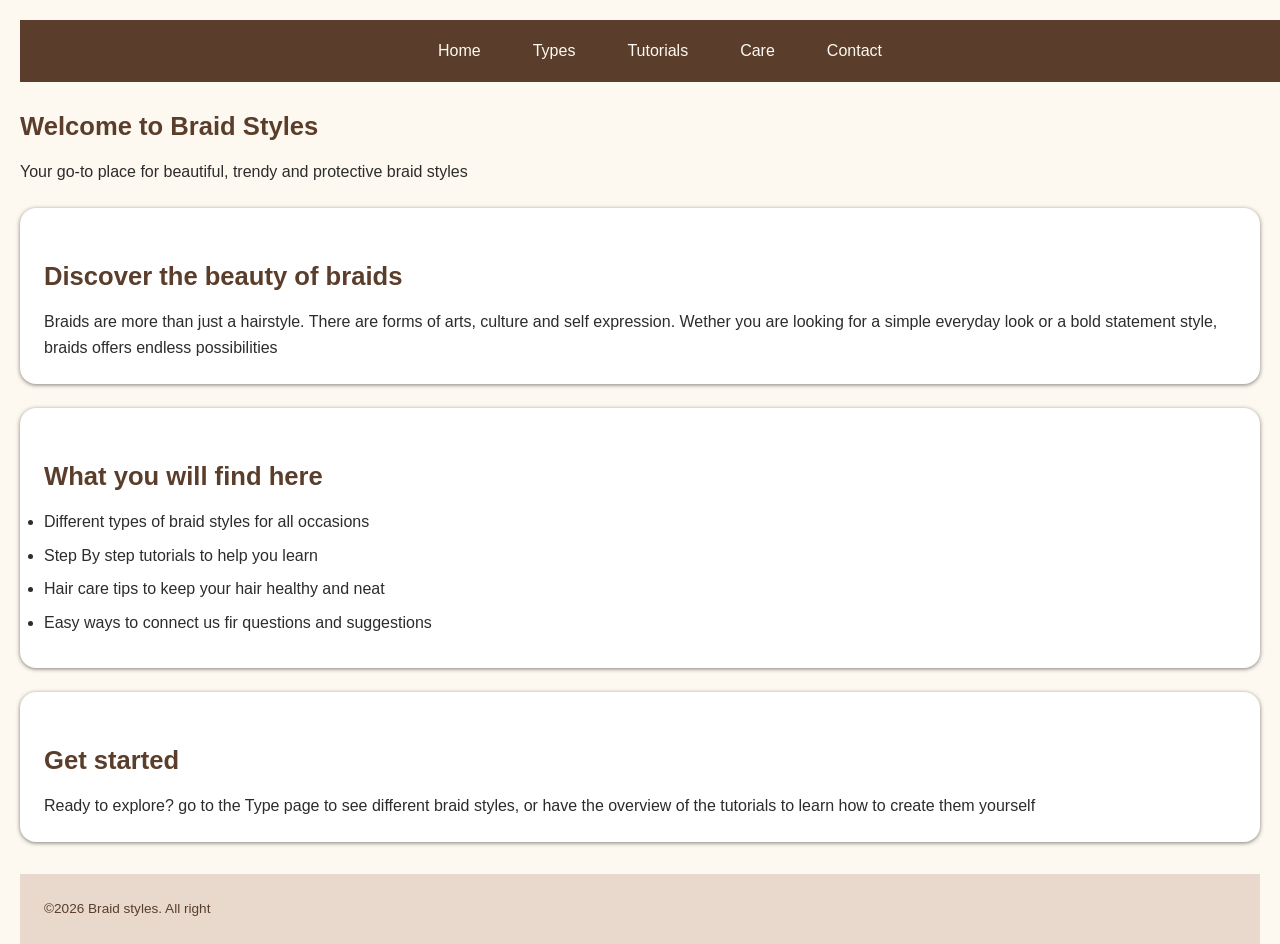
<file: index.html>
<!DOCTYPE htnl>
<html>
    <head>
        <title>Braid Styles</title>
        <link rel="stylesheet" href="style.css">
    </head>
    <body>
        <nav>
            <ul>
                <li><a href="index.html">Home</a></li>
                <li><a href="type.html">Types</a></li>
                <li><a href="tutorials.html">Tutorials</a></li>
                <li><a href="care.html">Care</a></li>
                <li><a href="contact.html">Contact</a></li>

            </ul>
        </nav>
    </body>
    <header>
        <h2>Welcome to Braid Styles</h2>
        <p>Your go-to place for beautiful, trendy and protective braid styles</
    </header>
    <section>
        <h2>Discover the beauty of braids</h2>
        <p>Braids are more than just a hairstyle. There are forms of arts, culture and self expression.
            Wether you are looking for a simple everyday look or a bold statement style, braids offers endless possibilities
        </p>
    </section>
    <section>
        <h2>What you will find here</h2>
        <ul>
            <li>Different types of braid styles for all occasions</li>
            <li>Step By step tutorials to help you learn</li>
            <li>Hair care tips to keep your hair healthy and neat</li>
            <li>Easy ways to connect us fir questions and suggestions</li>
        </ul>
    </section>
    <section>
        <h2>Get started</h2>
        <p>Ready to explore? go to the Type page to see different braid styles, or have the overview of the tutorials to learn how to create them yourself</p>

    </section>
    <footer>
        &copy;2026 Braid styles. All right
    </footer>
</html>
</file>
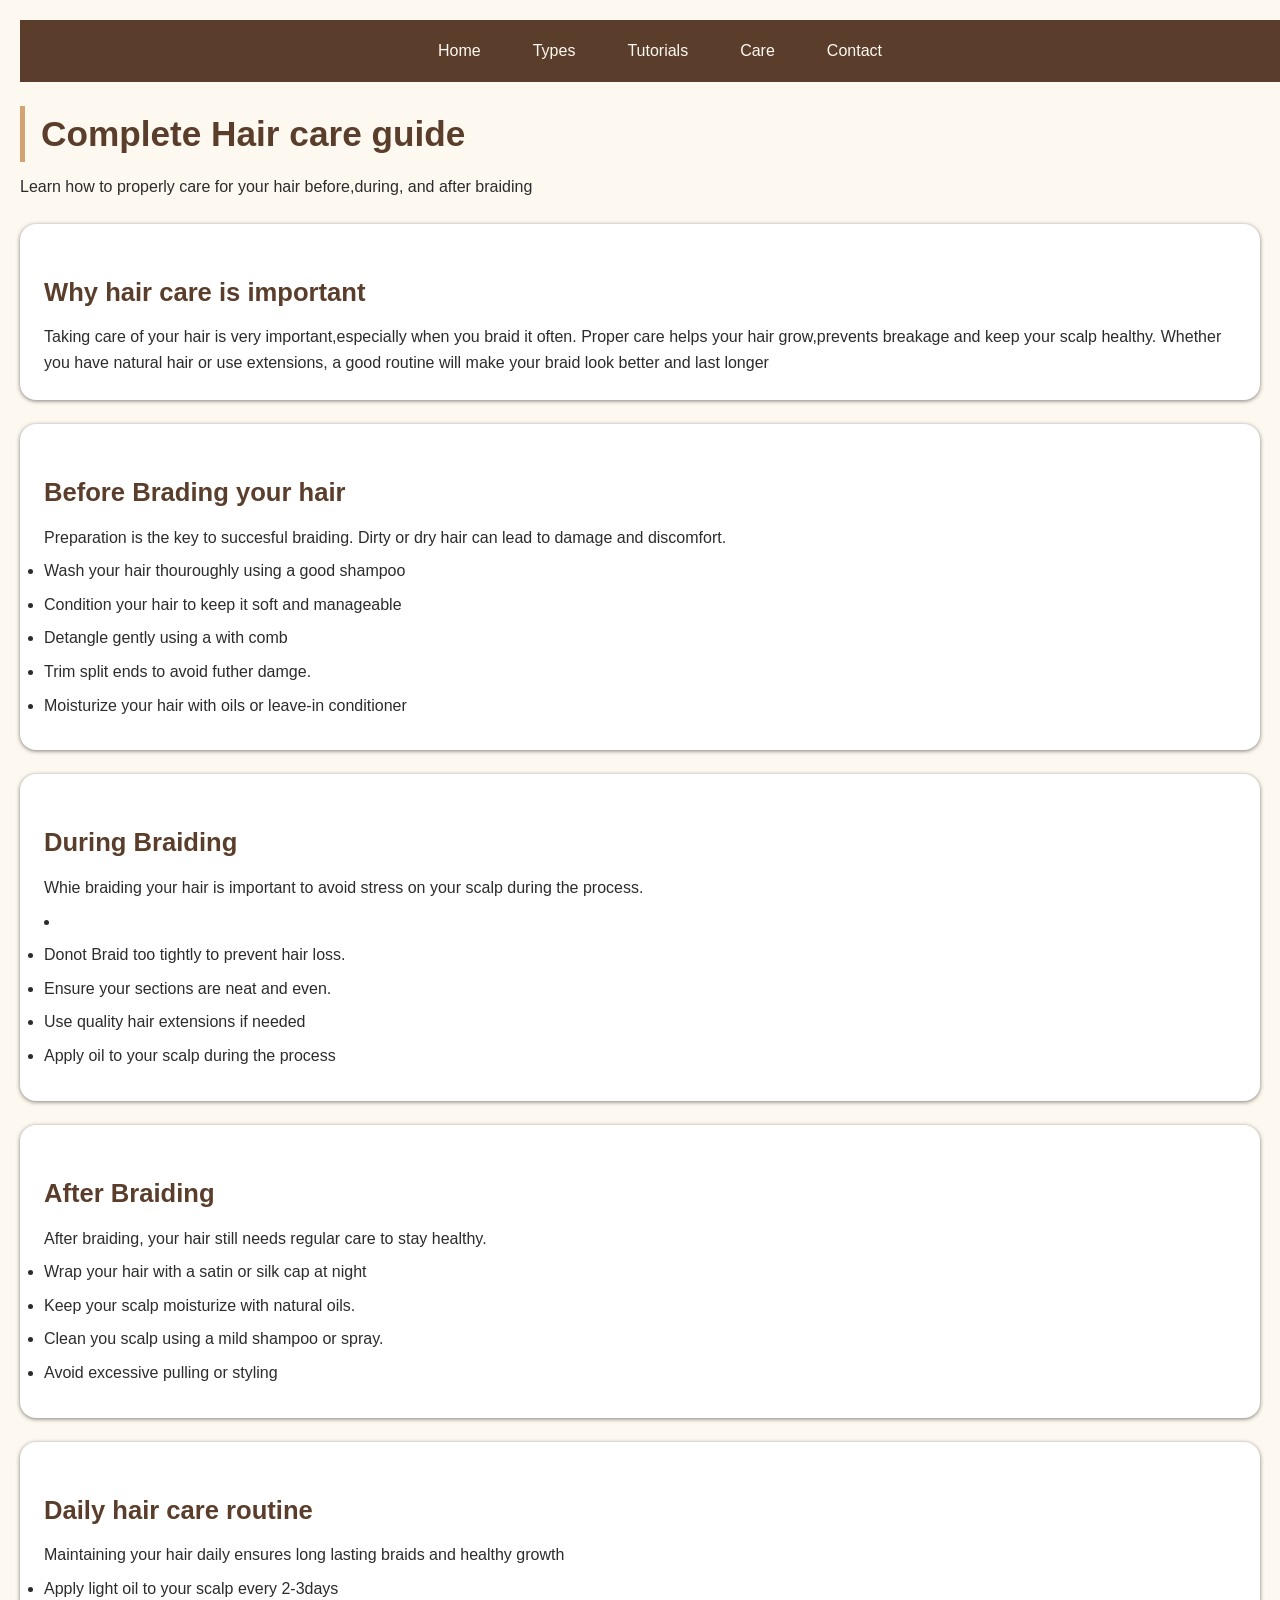
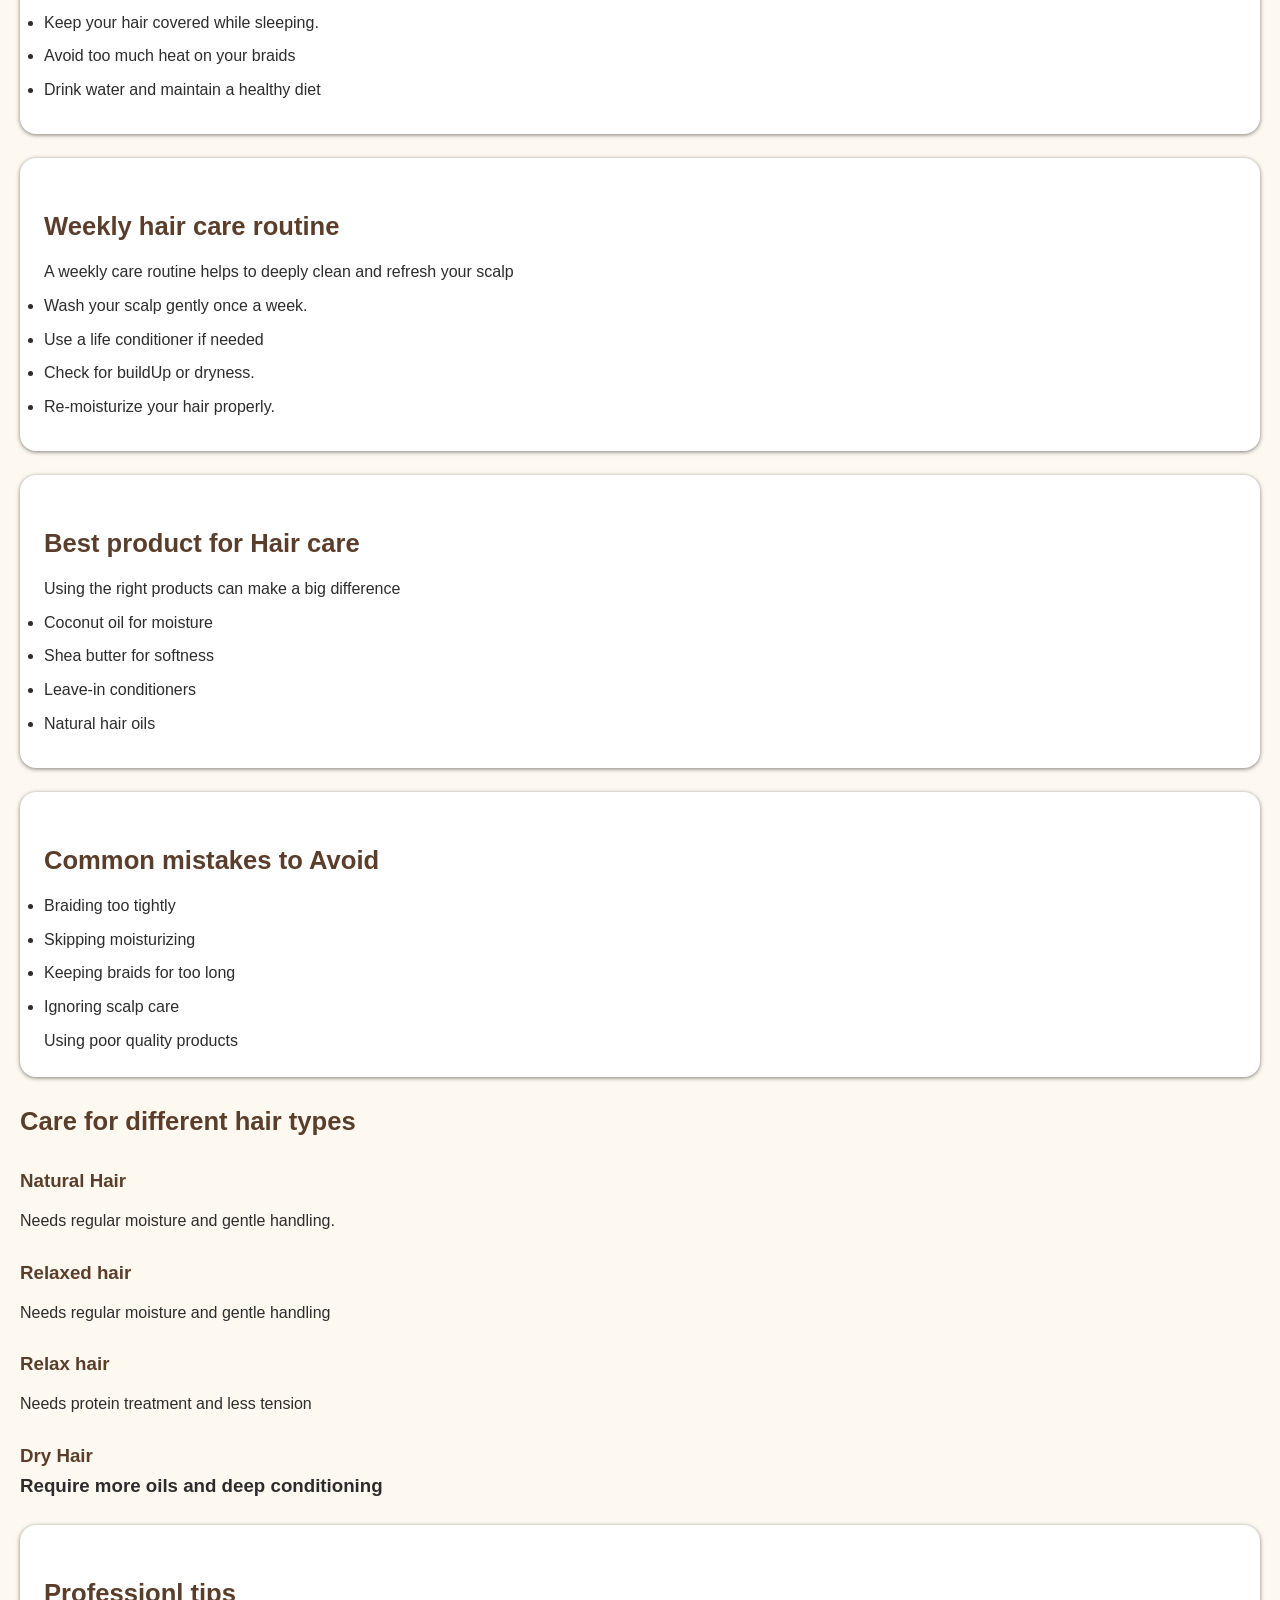
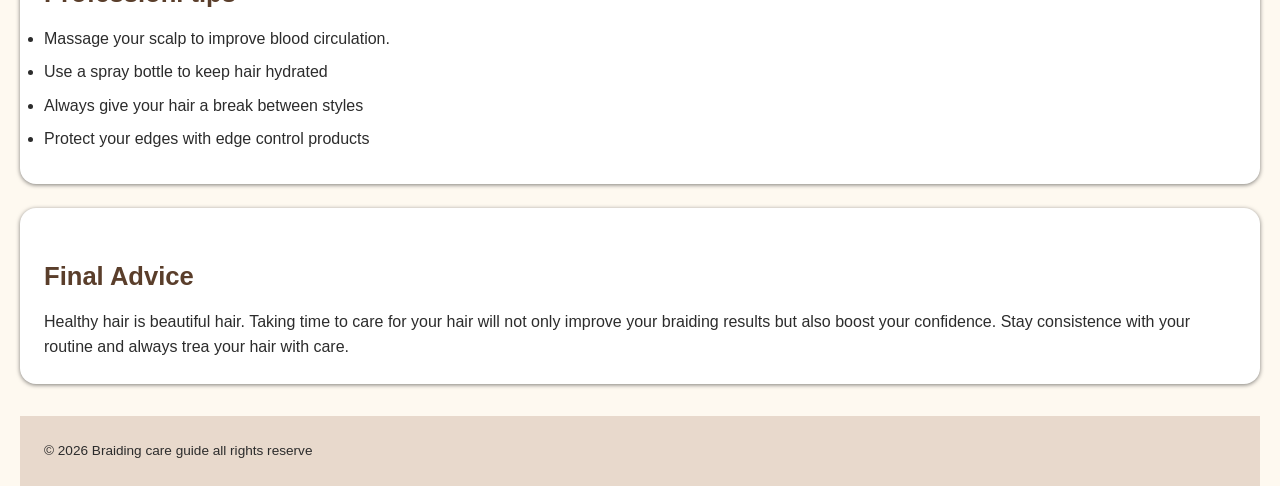
<file: care.html>
<!DOCTYPE html>
<html lang="en">
    <head>
        <meta charset="UTF-8">
        <meta name="viewport" content="width-device-width, initial-scale=1.0">
        <title>Hair care Guide</title>
        <link rel="stylesheet" href="style.css">
    </head>
    <body>
        <nav>
            <ul>
                <ul class="nav-menu">
                    <li><a href="index.html">Home</a></li>
                    <li><a href="type.html">Types</a></li>
                    <li><a href="tutorials.html">Tutorials</a></li>
                    <li><a href="care.html">Care</a></li>
                    <li><a href="contact.html">Contact</a></li>
                </ul>
            </ul>
        </nav>
        <header>
            <h1>Complete Hair care guide </h1>
            <p>Learn how to properly care for your hair before,during, and after braiding</p>
        </header>
        <main>
            <section>
                <h2>Why hair care is important</h2>
                <p>Taking care of your hair is very important,especially when you braid it often.
                    Proper care helps your hair grow,prevents breakage and keep your scalp healthy.
                    Whether you have natural hair or use extensions, a good routine will make your braid look better and last longer
                </p>
            </section>
            <section>
                <h2>Before Brading your hair</h2>
                <p>Preparation is the key to succesful braiding. Dirty or dry hair can lead to damage and discomfort.</p>
                <ul>
                    <li>Wash your hair thouroughly using a good shampoo</li>
                    <li>Condition your hair to keep it soft and manageable</li>
                    <li>Detangle gently using a with comb</li>
                    <li>Trim split ends to avoid futher damge.</li>
                    <li>Moisturize your hair with oils or leave-in conditioner</li>
                </ul>

            </section>
            <section>
                <h2>During Braiding</h2>
                <p>Whie braiding your hair is important to avoid stress on your scalp during  the process.</p>
                <li>
                    <ul>
                        <li>Donot Braid too tightly to prevent hair loss.</li>
                        <li>Ensure your sections are neat and even.</li>
                        <li>Use quality hair extensions if needed</li>
                        <li>Apply oil to your scalp during the process</li>
                    </ul>
                </li>
            </section>
            <section>
                <h2>After Braiding</h2>
                <p>After braiding, your hair still needs regular care to stay healthy.</p>
                <ul>
                    <li>Wrap your hair with a satin or silk cap at night</li>
                    <li>Keep your scalp moisturize with natural oils.</li>
                    <li>Clean you scalp using a mild shampoo or spray.</li>
                    <li>Avoid excessive pulling or styling</li>
                </ul>

            </section>
            <section>
                <h2>Daily hair care routine</h2>
                <p>Maintaining your hair daily ensures long lasting braids and healthy growth</p>
                <ul>
                    <li>Apply light oil to your scalp every 2-3days</li>
                    <li>Keep your hair covered while sleeping.</li>
                    <li>Avoid too much heat on your braids</li>
                    <li>Drink water and maintain a healthy diet</li>
                </ul>
            </section>
            <section>
                <h2>Weekly hair care routine</h2>
                <p>A weekly care routine helps to deeply clean and refresh your scalp</p>
                <ul>
                    <li>Wash your scalp gently once a week.</li>
                    <li>Use a life conditioner if needed</li>
                    <li>Check for buildUp or dryness.</li>
                    <li>Re-moisturize your hair properly.</li>
                </ul>
            </section>
            <section>
                <h2>Best product for Hair care</h2>
                <p>Using the right products can make a big difference</p>
                <ul>
                    <li>Coconut oil for moisture</li>
                    <li>Shea butter for softness</li>
                    <li>Leave-in conditioners</li>
                    <li>Natural hair oils</li>
                </ul>
            </section>
            <section>
                <h2>Common mistakes to Avoid</h2>
                <ul>
                    <li>Braiding too tightly</li>
                    <li>Skipping moisturizing</li>
                    <li>Keeping braids for too long</li>
                    <li>Ignoring scalp care</li>
                    <ul>Using poor quality products</ul>
                </ul>
            </section>
            <h2>Care for different hair types</h2>
            <h3>Natural Hair</h3>
            <p>Needs regular moisture and gentle handling.</p>
            <h3>Relaxed hair</h3>
            <p>Needs regular moisture and gentle handling</p>
            <h3>Relax hair</h3>
            <p>Needs protein treatment and less tension</p>
            <h3>Dry Hair
                <p>Require more oils and deep conditioning</p>
            </h3>
            <section class="tips">
                <h2>Professionl tips</h2>
                <ul>
                    <li>Massage your scalp to improve  blood circulation.</li>
                    <li>Use a spray bottle to keep hair hydrated </li>
                    <li>Always give your hair a break between styles</li>
                    <li>Protect your edges with edge control products</li>
                </ul>

            </section>
            <section>
                <h2>Final Advice </h2>
                <p>Healthy hair is beautiful hair. Taking time to care for your hair will
                    not only improve your braiding results but also boost your confidence. Stay consistence with your routine and always trea your hair with care.
                </p>

            </section>

        </main>
        <footer>
            <p>&copy; 2026 Braiding care guide all rights reserve</p>
        </footer>
    </body>

</html>
</file>
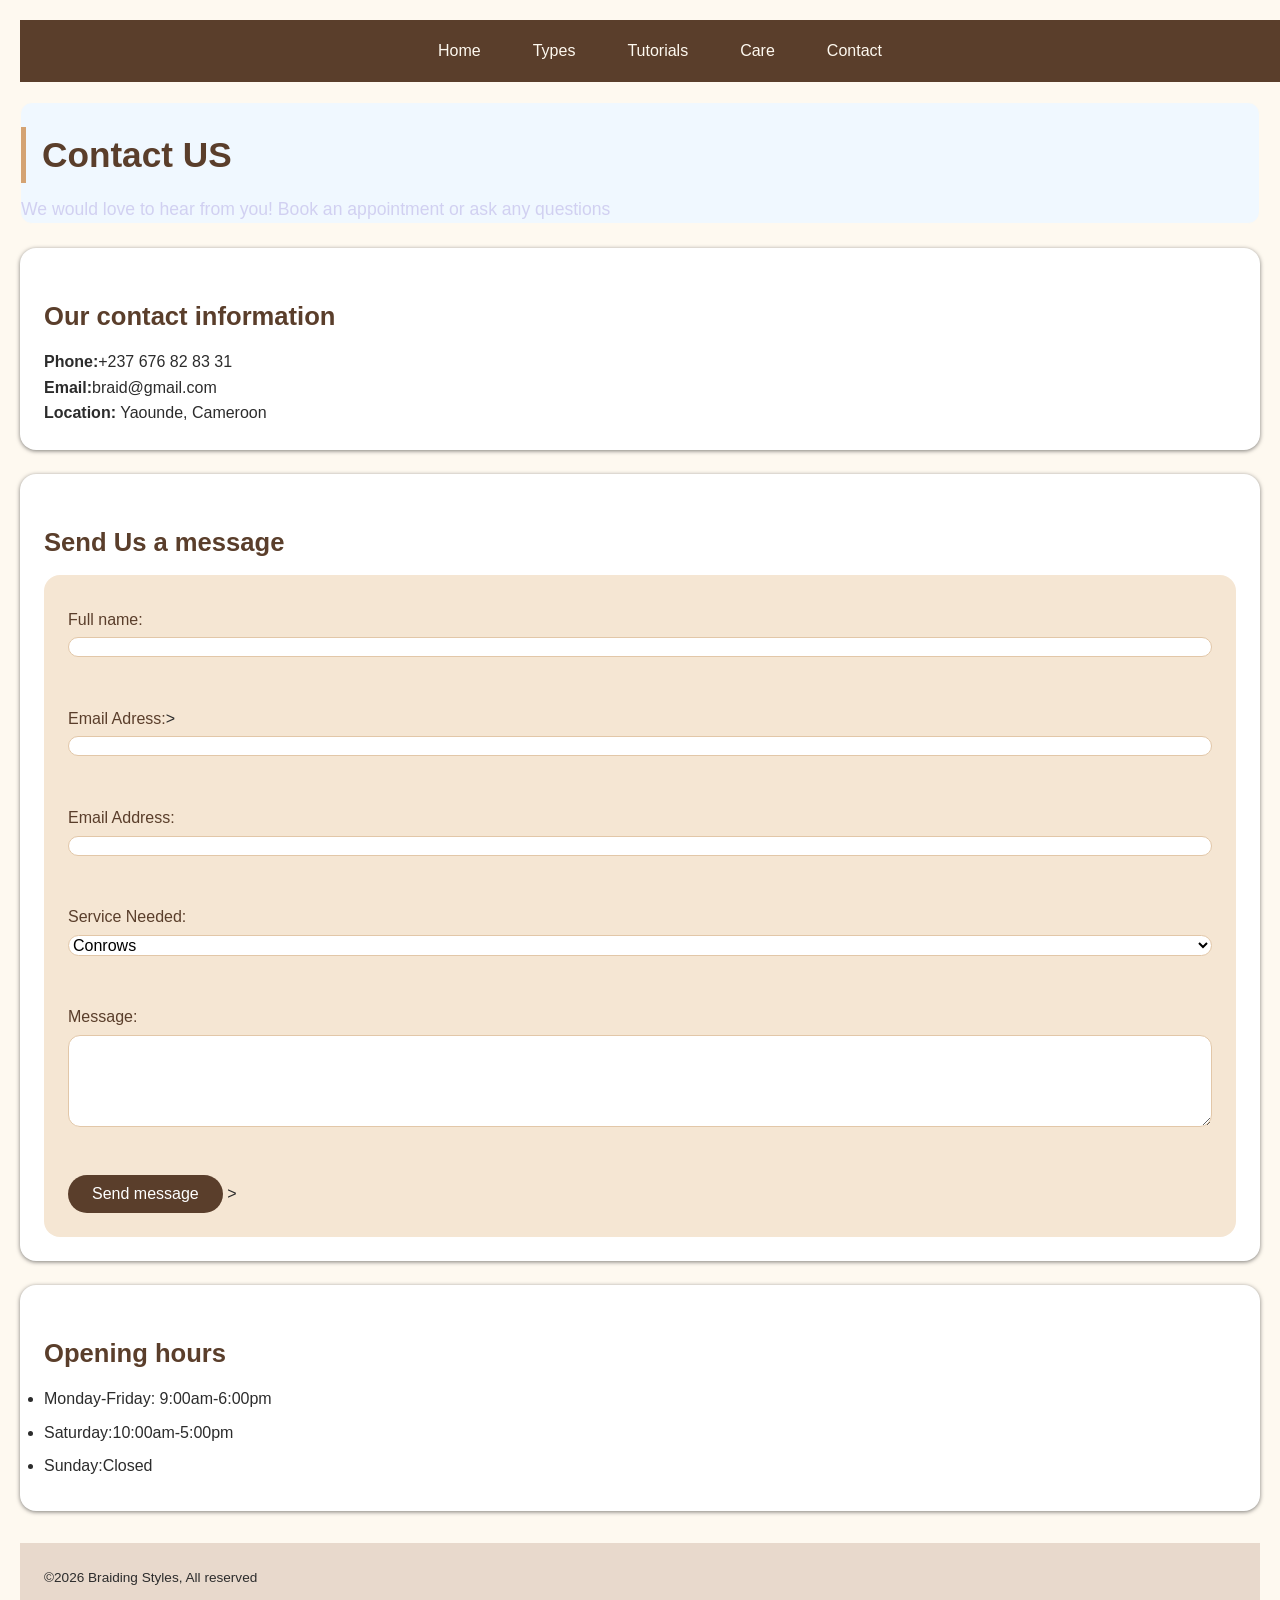
<file: contact.html>
<!DOCTYPE html>
<html lan="en">
    <head>
        <meta charset="UTF-8">
        <meta name="viewport" content="width=device-width, initial-scale=1.0">
        <title>Contact Us, Braiding Style </title>
        <link rel="stylesheet" href="style.css">

    </head>
    <body>
        <header>
        <nav>
            <ul class="nav-menu">
                <li><a href="index.html">Home</a></li>
                <li><a href="type.html">Types</a></li>
                <li><a href="tutorials.html">Tutorials</a></li>
                <li><a href="care.html">Care</a></li>
                <li><a href="contact.html">Contact</a></li>
                

            </ul>
        </nav>
        <div class="top">
            <h1>Contact US</h1>
            <p> We would love to hear from you! Book an appointment or ask any questions</p>
</div>
</header>
        <main>
            <section>
                <h2>Our contact information</h2>
                <p><strong>Phone:</strong>+237 676 82 83 31</p>
                <p><strong>Email:</strong>braid@gmail.com</p>
                <p><strong>Location:</strong> Yaounde, Cameroon</p>
            </section>
            <section><h2>Send Us  a message</h2>
            <form>
                <label for name="name">Full name:</label><br>
                <input type="text" id="name" name="name" required><br><br>
                <label for="email">Email Adress:</label>><br>
                <input type="text" id="name" name="name"required><br><br>
                
                <label for="email">Email Address:</label><br>
                 <input type="email" id="email" name="email" required><br><br>
                  
                <label for="service">Service Needed:</label><br>
                <select id="service" name="service">
                <option value="conrows">Conrows</option>
                <option value="boxbraids">Box Braids</option>
                <option value="twist">Twists</option>
                <option value="other">Other</option></select><br><br>
                <label for="message">Message:</label><br>
                <textarea id="message" name="message" rows="5" required></textarea><br><br>
                <button type="submit">Send message</button>


>
            </form>
        </section>
        <section>
            <h2>Opening hours</h2>
            <ul>
                <li>Monday-Friday: 9:00am-6:00pm</li>
                <li>Saturday:10:00am-5:00pm</li>
                <li>Sunday:Closed</li>
            </ul>
        </section>
        </main>
        <footer>
            <p>&copy;2026 Braiding Styles, All reserved</p>
        </footer>
    </body>

</html>
</file>
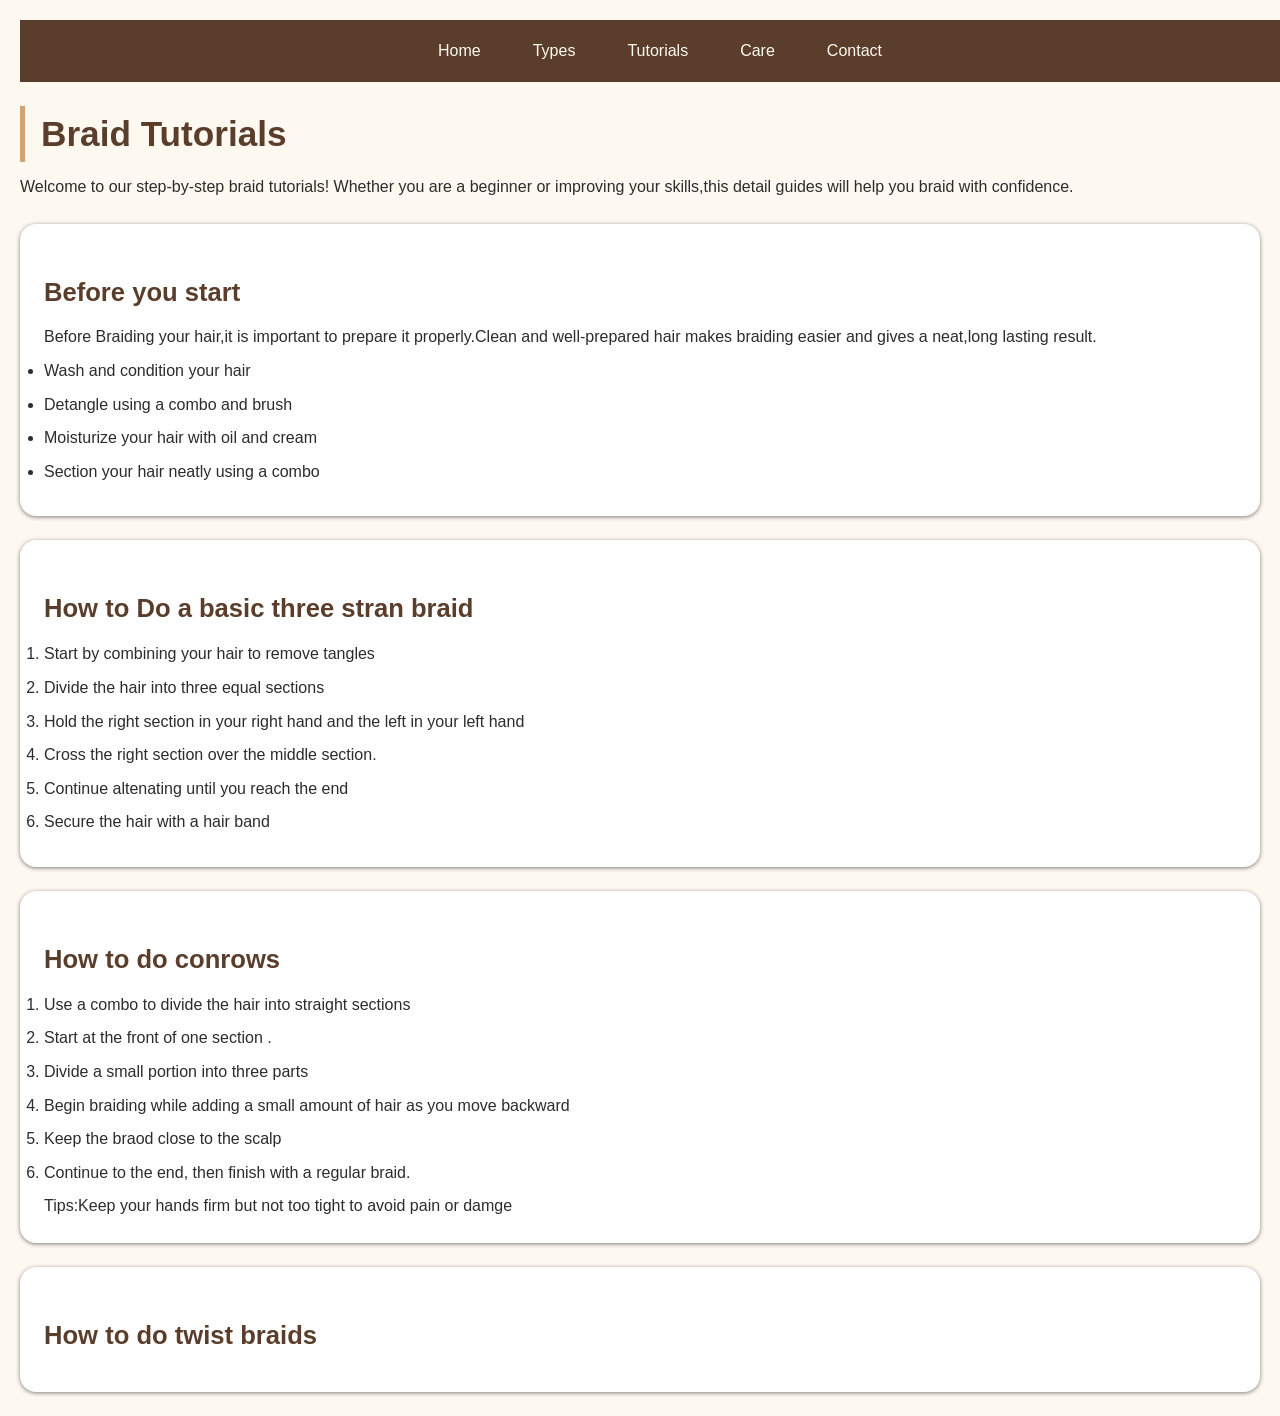
<file: tutorials.html>
<!DOCTYPE html>
<html lang="en">
    <head>
        <meta charset="UTF-8">
        <meta name="viewport" content="width=device-width,initial-scale=1.0">
        <title>Braid Tutorials</title>
        <link rel="stylesheet" href="style.css">
    </head>
    <body>
        <nav>
            <ul  class="nav-menu">
                <li><a href="index.html">Home</a></li>
                <li><a href="type.html">Types</a></li>
                <li><a href="tutorials.html">Tutorials</a></li>
                <li><a href="care.html">Care</a></li>
                <li><a href="contact.html">Contact</a></li>
            </ul>
        </nav>
        <header>
            <h1>Braid Tutorials</h1>
            <p>
                Welcome to our step-by-step braid tutorials! Whether you are a beginner or improving your skills,this detail guides will help you braid with confidence.
            </p>

        </header>
        <main>
            <section>
                <h2>Before you start</h2>
                <p>
                    Before Braiding your hair,it is important to prepare it properly.Clean and well-prepared hair makes braiding easier and gives  a neat,long lasting result.
                </p>
                <ul>
                    <li>Wash and condition your hair </li>
                    <li>Detangle using a combo and brush</li>
                    <li>Moisturize your hair with oil and cream</li>
                    <li>Section your hair neatly using a combo</li>
                </ul>
            </section>
            <section>
                <h2>How to Do a basic three stran braid</h2>
                <ol>
                    <li>Start by combining your hair to remove tangles</li>
                    <li>Divide the hair into three equal sections</li>
                    <li>Hold the right section in your right hand and the left in your left hand</li>
                    <li>Cross the right section over the middle section.</li>
                    <li>Continue altenating until you reach the end</li>
                    <li>Secure the hair with a hair band</li>
                </ol>

            </section>
            <section>
                <h2>How to do conrows</h2>
                <ol>
                    <li>Use a combo to divide the hair into straight sections</li>
                    <li>Start at the front of one section .</li>
                    <li>Divide a small portion into three parts</li>
                    <li>Begin braiding while adding a small amount of hair as you move backward</li>
                    <li>Keep the braod close to the scalp</li>
                    <li>Continue to the end, then finish with a regular braid.</li>
                </ol>
                <p>Tips:Keep your hands firm but not too tight to avoid pain or damge</p>
            </section>
            <section>
                <h2>How to do twist braids</h2>
            </section>
        </main>
    </body>
</html>
</file>
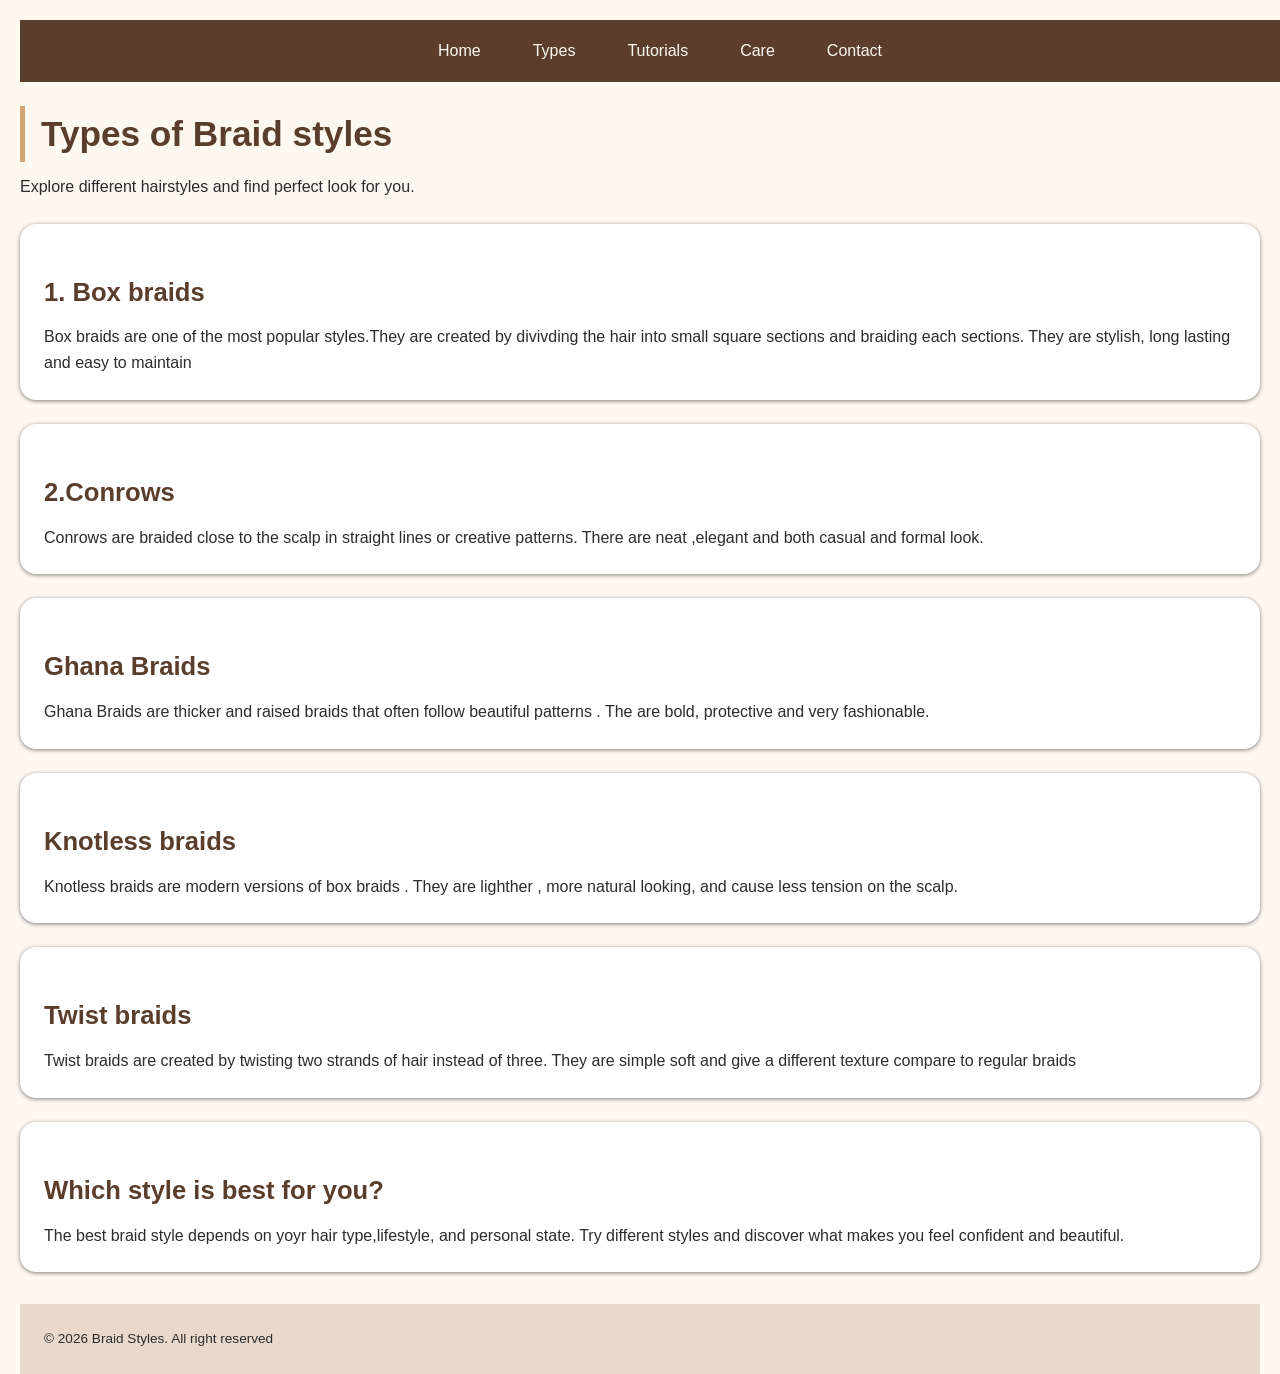
<file: type.html>
<!DOCTYPE html>
<html>
    <head>
        <title>Braid types</title>
        <link rel="stylesheet" href="style.css">
    </head>
    <body>
        <nav>
            <ul>
                <li><a href="index.html">Home</a></li>
                <li><a href="type.html"> Types</a></li>
                <li><a href="tutorials.html">Tutorials</a></li>
                <li><a href="care.html">Care</a></li>
                <li><a href="contact.html">Contact</a></li>

            </ul>
        </nav>
        <header>
            <h1>Types of Braid styles</h1>
            <p>Explore different hairstyles and find perfect look for you.</p>
        </header>
        <section>
            <h2>1. Box braids</h2>
            <p>Box braids are one of the most popular styles.They are created by divivding the hair into small square sections
                and braiding each sections. They are stylish, long lasting  and easy to maintain
            </p>
</section>
 <section>
    <h2>2.Conrows</h2>
    <p>
        Conrows are braided close to the scalp in straight lines or creative patterns.
        There are neat ,elegant and both casual and formal look.
    </p>
 </section>
 <section>
    <h2>Ghana Braids</h2> 
    <p>Ghana Braids are thicker and raised braids that often follow beautiful patterns .
        The are bold, protective and very fashionable.
    </p>
 </section>
 <section>
    <h2> Knotless braids</h2>
    <p>Knotless braids are modern versions of box braids . They are lighther , more natural looking, and cause less tension on the scalp.</p>
 </section>
 <section>
    <h2> Twist braids</h2>
    <p>
        Twist braids are created by twisting two strands of hair instead of three.
        They are simple soft and give a different texture compare to regular braids
    </p>
</section>
<section>
    <h2> Which style is best for you?</h2>
    <p>
        The best braid style depends on yoyr hair type,lifestyle, and personal state.
        Try different styles and discover what makes you feel confident and beautiful.
    </p>
</section>
<footer>
    <p>&copy; 2026 Braid Styles. All right reserved</p>

</footer>
    </body>
    </html>
 </section>
</file>
<file: style.css>
:root{
--cream:#fef9f0;
--warm-beige:#f5e6d3;
--clay:#e8D9CC;
--brown:#5a3e2b;
--sand:#d4a373;
--camel:#e2c7a8;
--dark-text:#2c2c2c;
--soft-text:#6b4cc33a;
--white:#ffffff;
--light-tan:#fff5e8;
}
*{
    margin: 0;
    padding: 0;
    box-sizing: border-box;
}
body{
    font-family: 'Segue UI','Segoe UI', Tahoma, Geneva, Verdana, sans-serif;
    line-height: 1.6;
    color: var(--dark-text);
    background-color: var(--cream) ;
    padding: 0 20px;

}
h1, h2, h3{
    color: var(--brown);
    margin-top: 1.5rem;
    margin-bottom: 0.75rem;
    font-weight: 600;
}
h1{
    font-size: 2.2rem;
    border-left: 5px solid var(--sand);
    padding-left: 1rem;
}
h2{
    font-size: 1.6rem;
    border-bottom: 0.3rem;
}
p{
    margin: bottom 1rem; 
    color:var(--dark-text);
}
nav{
    background-color: var(--brown);
    border: radius 12px ;
    margin: 20px 0;
    padding: 10px 0;
    z-index: 1;
    position: sticky;
    width: 100vw;
}
.nav menu, nav ul{
    list-style: none;
    display: flex;
    justify-content:center;
    flex-wrap: wrap;
    gap: 20px;
}
nav ul li a{
    color: var(--cream);
    text-decoration: none;
    font-weight: 500;
    padding:8px 16px;
    border-radius: 25px;
    transition: all 0.3 ease;
}
nav ul li a:hover{
    background:linear-gradient(135deg,var(--warm-beige),var(--cream));
    padding: 1rem;
    border-radius: 20px;
    text-align: center;
    margin: 20px 0;
    color: var(--brown);
    box-shadow: 0 2px 8px rgba(0,0,0,0.5);
}
.top{
    border-radius: 12px;
    border: 1px solid var(--cream);
    background-color: aliceblue;
}

.top p{
    font-size: 1.1rem;
    color:var(--soft-text);
}
section{
    background: var(--white);
    padding: 1.5rem;
    margin: 1.5em 0;
    border-radius: 16px;
    box-shadow: 0 1px 4px rgba(0,0,0,0.5);
    transition: all 0.2s ease;

}
section:hover{
    transform: translateY(-3px);

}
ul ol {
    margin: 0.8rem 0 0.08rem 1.8rem;
}
li{
    margin: 0.5rem 0;
    color:var(--dark-text);

}
form{
    background: var(--warm-beige);
    padding: 1.5rem;
    border-radius: 16px;
    margin-top: 0.5rem;
}
label{
    font-weight: 500;
    color: var(--brown);
    margin-top: 0.5rem;
    display: inline-block;
}
input, select, textarea{
    width: 100%;
    margin: 5px 0 15px 0;
    border: 1px solid var(--camel);
    border-radius: 12px;
    font-family: inherit;
    font-size: 1rem;
    font-size: 1rem;
    background-color: var(--white);
}
input:focus, select:focus, textarea:focus{
    outline: none;
    border-color: var(--sand);
    box-sizing: 0 0 0  3px rgba(212,163,115,0.2);
}
button{
    background-color:var(--brown) ;
    color: var(--white);
    border:none;
    padding: 10px 24px;
    font-size: 1rem;
    border-radius: 30px;
    cursor: pointer;
    transition: all 0.3s ease;

}
button:hover{
    background-color: var(--sand);
    color:var(--brown)

}
footer{
    text-align: center;
    padding:1.5rem;
    margin-top: 2rem;
    background-color: var(--clay);
    border: raduis 16px;
    font-size: 0.85rem;
    color: var(--brown);
display: flex;
justify-content: baseline;
}
</file>
